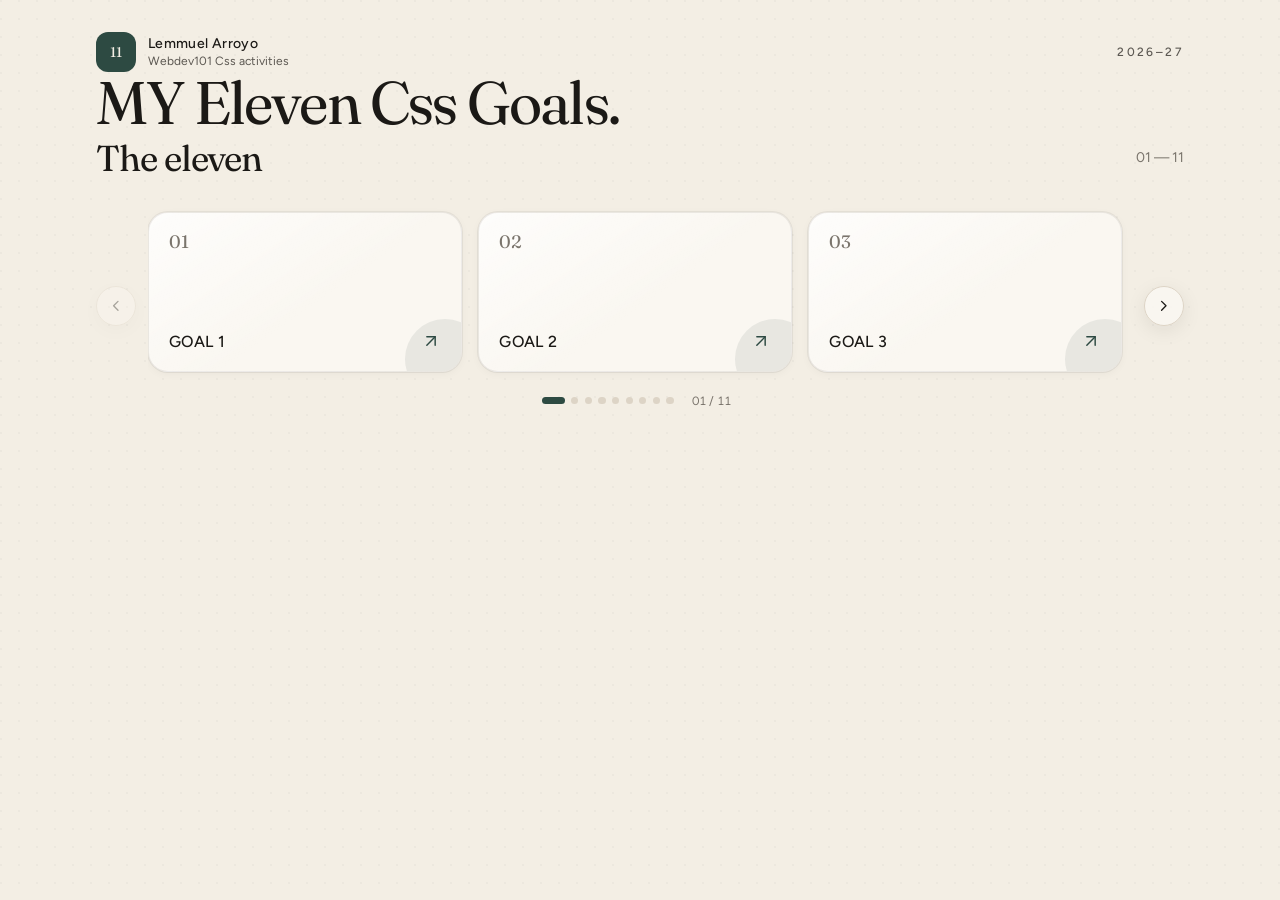
<file: index.html>
<!DOCTYPE html>
<html lang="en">
<head>
  <meta charset="utf-8" />
  <meta name="viewport" content="width=device-width, initial-scale=1" />
  <title>School Activities</title>
  <meta name="description" content="A quiet index of eleven school-activity goals for the year." />
  <meta name="theme-color" content="#f3eee4" />
  <link rel="preconnect" href="https://fonts.googleapis.com" />
  <link rel="preconnect" href="https://fonts.gstatic.com" crossorigin />
  <link href="https://fonts.googleapis.com/css2?family=Figtree:wght@400;500;600&family=Fraunces:ital,opsz,wght@0,9..144,400;0,9..144,500;0,9..144,600;1,9..144,400;1,9..144,520&display=swap" rel="stylesheet" />
  <style>
    :root {
      --bg: #f3eee4;
      --surface: #faf7f1;
      --ink: #1b1916;
      --muted: #5c5852;
      --subtle: #7a746c;
      --primary: #2d4a42;
      --primary-fg: #f3eee4;
      --line: #ddd4c6;
      --font-sans: "Figtree", ui-sans-serif, system-ui, sans-serif;
      --font-display: "Fraunces", "Iowan Old Style", Georgia, serif;
      --radius-md: 0.75rem;
      --radius-lg: 1.25rem;
      --radius-xl: 1.75rem;
      --text-display: clamp(2.5rem, 1.4rem + 3.2vw, 3.75rem);
      --text-title: clamp(1.75rem, 1.2rem + 1.4vw, 2.25rem);
      --tracking-display: -0.03em;
      --tracking-caps: 0.2em;
      --shadow-border: 0 0 0 1px rgba(27, 25, 22, 0.06), 0 1px 2px -1px rgba(27, 25, 22, 0.06), 0 2px 8px 0 rgba(27, 25, 22, 0.04);
      --shadow-border-hover: 0 0 0 1px rgba(27, 25, 22, 0.1), 0 8px 24px -12px rgba(27, 25, 22, 0.18);
    }

    * { box-sizing: border-box; }
    html {
      -webkit-font-smoothing: antialiased;
      -moz-osx-font-smoothing: grayscale;
    }
    html, body { min-height: 100%; margin: 0; }
    body {
      background: var(--bg);
      color: var(--ink);
      font-family: var(--font-sans);
      padding-bottom: env(safe-area-inset-bottom);
    }
    a { cursor: pointer; color: inherit; text-decoration: none; }
    h1, h2 { text-wrap: balance; }
    p { text-wrap: pretty; }
    img { max-width: 100%; display: block; }

    .page { position: relative; min-height: 100dvh; overflow-x: hidden; }
    .paper-grid {
      pointer-events: none;
      position: absolute;
      inset: 0;
      opacity: 0.3;
      background-image: radial-gradient(circle at 1px 1px, color-mix(in oklab, var(--ink) 10%, transparent) 1px, transparent 0);
      background-size: 18px 18px;
    }
    .wrap {
      position: relative;
      max-width: 72rem;
      margin: 0 auto;
      padding: 1.5rem 1.25rem;
      display: flex;
      flex-direction: column;
    }
    @media (min-width: 640px) {
      .wrap { padding: 2rem; }
    }

    .skip {
      position: absolute;
      left: -9999px;
      background: var(--ink);
      color: var(--surface);
      border-radius: 0.375rem;
      padding: 0.5rem 1rem;
      z-index: 50;
    }
    .skip:focus { left: 0.75rem; top: 0.75rem; }

    header {
      display: flex;
      align-items: center;
      justify-content: space-between;
      gap: 1rem;
    }
    .brand { display: flex; align-items: center; gap: 0.75rem; }
    .mark {
      width: 2.5rem; height: 2.5rem;
      display: grid; place-items: center;
      background: var(--primary); color: var(--primary-fg);
      border-radius: var(--radius-md);
      font-family: var(--font-display);
      font-size: 0.875rem; line-height: 1;
    }
    .brand-name { font-size: 0.875rem; font-weight: 500; letter-spacing: 0.025em; line-height: 1.2; margin: 0; }
    .brand-sub { font-size: 0.75rem; color: var(--muted); margin: 0.1rem 0 0; }
    .year {
      font-size: 0.75rem; font-weight: 500; color: var(--muted);
      letter-spacing: var(--tracking-caps); text-transform: uppercase;
    }

    .hero {
      display: grid; align-items: center; gap: 2rem;
      padding: 2.5rem 0;
    }
    @media (min-width: 1024px) {
      .hero { grid-template-columns: 1fr 1fr; gap: 3.5rem; padding: 3rem 0; }
    }
    .kicker {
      font-size: 0.75rem; font-weight: 500; color: var(--muted);
      letter-spacing: var(--tracking-caps); text-transform: uppercase;
      margin: 0 0 1rem;
    }
    h1 {
      font-family: var(--font-display);
      font-size: var(--text-display);
      letter-spacing: var(--tracking-display);
      line-height: 1; font-weight: 400; margin: 0;
    }
    h1 em {
      display: block; margin-top: 0.5rem;
      font-style: italic; color: var(--primary); font-weight: 400;
    }
    .lead {
      margin: 1.25rem 0 0; max-width: 28rem;
      color: var(--muted); font-size: 1rem; line-height: 1.6;
    }
    @media (min-width: 640px) { .lead { font-size: 1.125rem; } }

    figure {
      margin: 0; background: var(--surface);
      border-radius: var(--radius-xl); padding: 0.5rem;
      box-shadow: var(--shadow-border);
    }
    figure img {
      width: 100%; aspect-ratio: 16 / 9; object-fit: cover;
      border-radius: var(--radius-lg);
    }

    #goals { padding-bottom: 3rem; }
    .index-head {
      display: flex; align-items: flex-end; justify-content: space-between;
      gap: 1rem; margin-bottom: 1.25rem;
    }
    .index-head .kicker { margin-bottom: 0.25rem; }
    h2 {
      font-family: var(--font-display);
      font-size: var(--text-title);
      letter-spacing: var(--tracking-display);
      font-weight: 400; margin: 0;
    }
    .range { display: none; font-size: 0.875rem; color: var(--subtle); }
    @media (min-width: 640px) { .range { display: block; } }

    .goal-grid {
      list-style: none; margin: 0; padding: 0;
      display: grid; grid-template-columns: 1fr; gap: 0.75rem;
    }
    @media (min-width: 640px) { .goal-grid { grid-template-columns: 1fr 1fr; } }
    @media (min-width: 1024px) { .goal-grid { grid-template-columns: 1fr 1fr 1fr; } }

    .goal-card {
      min-height: 6rem; display: flex; flex-direction: column; justify-content: space-between;
      background: var(--surface); border-radius: var(--radius-lg); padding: 1rem;
      box-shadow: var(--shadow-border);
      transition: box-shadow 150ms ease-out, transform 150ms ease-out;
    }
    .goal-card:hover { box-shadow: var(--shadow-border-hover); }
    .goal-card:active { transform: scale(0.98); }
    .goal-card:focus-visible { outline: 2px solid var(--primary); outline-offset: 2px; }
    .goal-num {
      font-family: var(--font-display); font-size: 1.125rem; line-height: 1;
      color: var(--subtle); font-variant-numeric: tabular-nums;
    }
    .goal-foot {
      margin-top: 1.5rem; display: flex; align-items: center; justify-content: space-between; gap: 0.75rem;
    }
    .goal-label { font-size: 1rem; font-weight: 500; letter-spacing: 0.025em; }
    .goal-arrow {
      width: 1.25rem; height: 1.25rem; color: var(--primary);
      transition: transform 150ms ease-out;
    }
    .goal-card:hover .goal-arrow { transform: translate(2px, -2px); }

    footer {
      display: flex; flex-direction: column; gap: 0.5rem;
      border-top: 1px solid var(--line); padding: 2rem 0;
    }
    footer p { margin: 0; font-size: 0.875rem; line-height: 1.6; }
    .colophon { color: var(--muted); }
    .note { color: var(--subtle); max-width: 28rem; }
    @media (min-width: 640px) {
      footer { flex-direction: row; align-items: center; justify-content: space-between; }
      .note { text-align: right; }
    }


    /* Carousel */
    .carousel-shell {
      position: relative;
      margin-top: 1.5rem;
      padding: 0 3.25rem;
    }

    .goal-grid {
      display: flex;
      gap: 1rem;
      overflow-x: auto;
      scroll-snap-type: x mandatory;
      scroll-behavior: smooth;
      scrollbar-width: none;
      padding: 0.5rem 0.25rem 1rem;
      overscroll-behavior-x: contain;
    }

    .goal-grid::-webkit-scrollbar { display: none; }

    .goal-row {
      flex: 0 0 calc(100% - 0.25rem);
      scroll-snap-align: start;
      min-width: 0;
    }

    @media (min-width: 640px) {
      .goal-row { flex-basis: calc(50% - 0.5rem); }
    }

    @media (min-width: 1024px) {
      .goal-row { flex-basis: calc(33.333% - 0.7rem); }
    }

    .goal-card {
      min-height: 10rem;
      position: relative;
      overflow: hidden;
      background:
        linear-gradient(145deg, rgba(255,255,255,.75), transparent 55%),
        var(--surface);
      border: 1px solid rgba(27,25,22,.07);
      border-radius: var(--radius-lg);
      padding: 1.25rem;
      box-shadow: var(--shadow-border);
      transition: transform 180ms ease, box-shadow 180ms ease, border-color 180ms ease;
    }

    .goal-card::after {
      content: "";
      position: absolute;
      width: 5rem;
      height: 5rem;
      right: -1.5rem;
      bottom: -1.75rem;
      border-radius: 50%;
      background: color-mix(in srgb, var(--primary) 9%, transparent);
      transition: transform 220ms ease;
    }

    .goal-card:hover {
      transform: translateY(-4px);
      border-color: color-mix(in srgb, var(--primary) 25%, transparent);
      box-shadow: var(--shadow-border-hover);
    }

    .goal-card:hover::after { transform: scale(1.35); }

    .carousel-button {
      position: absolute;
      top: 50%;
      z-index: 3;
      width: 2.5rem;
      height: 2.5rem;
      transform: translateY(-50%);
      display: grid;
      place-items: center;
      border: 1px solid var(--line);
      border-radius: 50%;
      background: rgba(250,247,241,.92);
      color: var(--ink);
      box-shadow: 0 5px 20px rgba(27,25,22,.08);
      cursor: pointer;
      transition: transform 160ms ease, background 160ms ease, color 160ms ease;
    }

    .carousel-button:hover {
      background: var(--primary);
      color: var(--primary-fg);
      transform: translateY(-50%) scale(1.06);
    }

    .carousel-button:disabled {
      opacity: .35;
      cursor: not-allowed;
    }

    .carousel-button.prev { left: 0; }
    .carousel-button.next { right: 0; }

    .carousel-button svg {
      width: 1.1rem;
      height: 1.1rem;
    }

    .carousel-controls {
      display: flex;
      align-items: center;
      justify-content: center;
      gap: .75rem;
      margin-top: .35rem;
    }

    .carousel-dots {
      display: flex;
      align-items: center;
      gap: .4rem;
    }

    .carousel-dot {
      width: .45rem;
      height: .45rem;
      padding: 0;
      border: 0;
      border-radius: 999px;
      background: var(--line);
      cursor: pointer;
      transition: width 180ms ease, background 180ms ease;
    }

    .carousel-dot.active {
      width: 1.4rem;
      background: var(--primary);
    }

    .carousel-count {
      color: var(--subtle);
      font-size: .75rem;
      font-variant-numeric: tabular-nums;
      min-width: 3.25rem;
      text-align: center;
    }

    @media (max-width: 639px) {
      .carousel-shell { padding: 0 2.5rem; }
      .carousel-button { width: 2.15rem; height: 2.15rem; }
      .goal-card { min-height: 9rem; }
    }

    @media (prefers-reduced-motion: reduce) {
      .goal-grid { scroll-behavior: auto; }
      .goal-card, .carousel-button, .carousel-dot { transition: none; }
    }

    @keyframes rise-in {
      from { opacity: 0; transform: translateY(12px); filter: blur(4px); }
      to { opacity: 1; transform: translateY(0); filter: blur(0); }
    }
    .rise-in { animation: rise-in 500ms cubic-bezier(0.22, 1, 0.36, 1) both; }
    .rise-copy { animation-delay: 60ms; }
    .rise-figure { animation-delay: 140ms; }
    .rise-index { animation-delay: 180ms; }
    .goal-row { animation: rise-in 500ms cubic-bezier(0.22, 1, 0.36, 1) both; }
    .goal-row:nth-child(1) { animation-delay: 80ms; }
    .goal-row:nth-child(2) { animation-delay: 120ms; }
    .goal-row:nth-child(3) { animation-delay: 160ms; }
    .goal-row:nth-child(4) { animation-delay: 200ms; }
    .goal-row:nth-child(5) { animation-delay: 240ms; }
    .goal-row:nth-child(6) { animation-delay: 280ms; }
    .goal-row:nth-child(7) { animation-delay: 320ms; }
    .goal-row:nth-child(8) { animation-delay: 360ms; }
    .goal-row:nth-child(9) { animation-delay: 400ms; }
    .goal-row:nth-child(10) { animation-delay: 440ms; }
    .goal-row:nth-child(11) { animation-delay: 480ms; }
    @media (prefers-reduced-motion: reduce) {
      .rise-in, .goal-row { animation: none; }
    }
  </style>
</head>
<body>
  <div class="page">
    <div class="paper-grid" aria-hidden="true"></div>
    <a class="skip" href="#goals">Skip to goals</a>
    <div class="wrap">
      <header class="rise-in">
        <div class="brand">
          <span class="mark">11</span>
          <div>
            <p class="brand-name">Lemmuel Arroyo</p>
            <p class="brand-sub">Webdev101 Css activities</p>
          </div>
        </div>
        <p class="year">2026–27</p>
      </header>

      <main>
       <h1>MY Eleven Css Goals.</h1>
        <section id="goals">
          <div class="index-head rise-in rise-index">
            <div>
              <p class="kicker"></p>
              <h2>The eleven</h2>
            </div>
            <p class="range">01 — 11</p>
          </div>
          <div class="carousel-shell" aria-label="Goals carousel">
            <button class="carousel-button prev" type="button" aria-label="Previous goals">
              <svg viewBox="0 0 24 24" fill="none" stroke="currentColor" stroke-width="1.8" stroke-linecap="round" stroke-linejoin="round" aria-hidden="true">
                <path d="m15 18-6-6 6-6"/>
              </svg>
            </button>
            <ul class="goal-grid">
          <li class="goal-row">
            <a href="goal1.html" class="goal-card">
              <span class="goal-num">01</span>
              <span class="goal-foot">
                <span class="goal-label">GOAL 1</span>
                <svg class="goal-arrow" viewBox="0 0 24 24" fill="none" stroke="currentColor" stroke-width="1.75" stroke-linecap="round" stroke-linejoin="round" aria-hidden="true"><path d="M7 17 17 7"/><path d="M7 7h10v10"/></svg>
              </span>
            </a>
          </li>
          <li class="goal-row">
            <a href="goal2.html" class="goal-card">
              <span class="goal-num">02</span>
              <span class="goal-foot">
                <span class="goal-label">GOAL 2</span>
                <svg class="goal-arrow" viewBox="0 0 24 24" fill="none" stroke="currentColor" stroke-width="1.75" stroke-linecap="round" stroke-linejoin="round" aria-hidden="true"><path d="M7 17 17 7"/><path d="M7 7h10v10"/></svg>
              </span>
            </a>
          </li>
          <li class="goal-row">
            <a href="Goal3.html" class="goal-card">
              <span class="goal-num">03</span>
              <span class="goal-foot">
                <span class="goal-label">GOAL 3</span>
                <svg class="goal-arrow" viewBox="0 0 24 24" fill="none" stroke="currentColor" stroke-width="1.75" stroke-linecap="round" stroke-linejoin="round" aria-hidden="true"><path d="M7 17 17 7"/><path d="M7 7h10v10"/></svg>
              </span>
            </a>
          </li>
          <li class="goal-row">
            <a href="goal_4.html" class="goal-card">
              <span class="goal-num">04</span>
              <span class="goal-foot">
                <span class="goal-label">GOAL 4</span>
                <svg class="goal-arrow" viewBox="0 0 24 24" fill="none" stroke="currentColor" stroke-width="1.75" stroke-linecap="round" stroke-linejoin="round" aria-hidden="true"><path d="M7 17 17 7"/><path d="M7 7h10v10"/></svg>
              </span>
            </a>
          </li>
          <li class="goal-row">
            <a href="Goal_5.html" class="goal-card">
              <span class="goal-num">05</span>
              <span class="goal-foot">
                <span class="goal-label">GOAL 5</span>
                <svg class="goal-arrow" viewBox="0 0 24 24" fill="none" stroke="currentColor" stroke-width="1.75" stroke-linecap="round" stroke-linejoin="round" aria-hidden="true"><path d="M7 17 17 7"/><path d="M7 7h10v10"/></svg>
              </span>
            </a>
          </li>
          <li class="goal-row">
            <a href="Goal_6.html" class="goal-card">
              <span class="goal-num">06</span>
              <span class="goal-foot">
                <span class="goal-label">GOAL 6</span>
                <svg class="goal-arrow" viewBox="0 0 24 24" fill="none" stroke="currentColor" stroke-width="1.75" stroke-linecap="round" stroke-linejoin="round" aria-hidden="true"><path d="M7 17 17 7"/><path d="M7 7h10v10"/></svg>
              </span>
            </a>
          </li>
          <li class="goal-row">
            <a href="goal7.html" class="goal-card">
              <span class="goal-num">07</span>
              <span class="goal-foot">
                <span class="goal-label">GOAL 7</span>
                <svg class="goal-arrow" viewBox="0 0 24 24" fill="none" stroke="currentColor" stroke-width="1.75" stroke-linecap="round" stroke-linejoin="round" aria-hidden="true"><path d="M7 17 17 7"/><path d="M7 7h10v10"/></svg>
              </span>
            </a>
          </li>
          <li class="goal-row">
            <a href="Goal_8.html" class="goal-card">
              <span class="goal-num">08</span>
              <span class="goal-foot">
                <span class="goal-label">GOAL 8</span>
                <svg class="goal-arrow" viewBox="0 0 24 24" fill="none" stroke="currentColor" stroke-width="1.75" stroke-linecap="round" stroke-linejoin="round" aria-hidden="true"><path d="M7 17 17 7"/><path d="M7 7h10v10"/></svg>
              </span>
            </a>
          </li>
          <li class="goal-row">
            <a href="Goal_9.html" class="goal-card">
              <span class="goal-num">09</span>
              <span class="goal-foot">
                <span class="goal-label">GOAL 9</span>
                <svg class="goal-arrow" viewBox="0 0 24 24" fill="none" stroke="currentColor" stroke-width="1.75" stroke-linecap="round" stroke-linejoin="round" aria-hidden="true"><path d="M7 17 17 7"/><path d="M7 7h10v10"/></svg>
              </span>
            </a>
          </li>
          <li class="goal-row">
            <a href="Goal_10.html" class="goal-card">
              <span class="goal-num">10</span>
              <span class="goal-foot">
                <span class="goal-label">GOAL 10</span>
                <svg class="goal-arrow" viewBox="0 0 24 24" fill="none" stroke="currentColor" stroke-width="1.75" stroke-linecap="round" stroke-linejoin="round" aria-hidden="true"><path d="M7 17 17 7"/><path d="M7 7h10v10"/></svg>
              </span>
            </a>
          </li>
          <li class="goal-row">
            <a href="goal_11.html" class="goal-card">
              <span class="goal-num">11</span>
              <span class="goal-foot">
                <span class="goal-label">GOAL 11</span>
                <svg class="goal-arrow" viewBox="0 0 24 24" fill="none" stroke="currentColor" stroke-width="1.75" stroke-linecap="round" stroke-linejoin="round" aria-hidden="true"><path d="M7 17 17 7"/><path d="M7 7h10v10"/></svg>
              </span>
            </a>
          </li>
            </ul>
            <button class="carousel-button next" type="button" aria-label="Next goals">
              <svg viewBox="0 0 24 24" fill="none" stroke="currentColor" stroke-width="1.8" stroke-linecap="round" stroke-linejoin="round" aria-hidden="true">
                <path d="m9 18 6-6-6-6"/>
              </svg>
            </button>
            <div class="carousel-controls">
              <div class="carousel-dots" aria-label="Choose goal group"></div>
              <span class="carousel-count" aria-live="polite">01 / 11</span>
            </div>
          </div>
        </section>
      </main>

    </div>
  </div>
  <script>
    document.querySelectorAll(".goal-card").forEach(function (link) {
      link.addEventListener("click", function (event) {
        var href = link.getAttribute("href");
        if (!href) event.preventDefault();
      });
    });

    // Lightweight, dependency-free carousel
    (function () {
      var track = document.querySelector(".goal-grid");
      var cards = Array.from(document.querySelectorAll(".goal-row"));
      var prev = document.querySelector(".carousel-button.prev");
      var next = document.querySelector(".carousel-button.next");
      var dotsWrap = document.querySelector(".carousel-dots");
      var count = document.querySelector(".carousel-count");

      if (!track || !cards.length) return;

      function visibleCards() {
        if (window.innerWidth >= 1024) return 3;
        if (window.innerWidth >= 640) return 2;
        return 1;
      }

      function step() {
        var card = cards[0];
        if (!card) return 0;
        var gap = parseFloat(getComputedStyle(track).gap) || 0;
        return card.getBoundingClientRect().width + gap;
      }

      function maxIndex() {
        return Math.max(0, cards.length - visibleCards());
      }

      function currentIndex() {
        return Math.min(maxIndex(), Math.max(0, Math.round(track.scrollLeft / step())));
      }

      function update() {
        var index = currentIndex();
        prev.disabled = index <= 0;
        next.disabled = index >= maxIndex();

        count.textContent =
          String(index + 1).padStart(2, "0") + " / " +
          String(cards.length).padStart(2, "0");

        Array.from(dotsWrap.children).forEach(function (dot, i) {
          dot.classList.toggle("active", i === index);
          dot.setAttribute("aria-current", i === index ? "true" : "false");
        });
      }

      function buildDots() {
        dotsWrap.innerHTML = "";
        var total = maxIndex() + 1;

        for (var i = 0; i < total; i++) {
          var dot = document.createElement("button");
          dot.type = "button";
          dot.className = "carousel-dot";
          dot.setAttribute("aria-label", "Go to goal " + (i + 1));
          dot.addEventListener("click", function () {
            var target = Number(this.dataset.index);
            track.scrollTo({ left: target * step(), behavior: "smooth" });
          });
          dot.dataset.index = i;
          dotsWrap.appendChild(dot);
        }
      }

      prev.addEventListener("click", function () {
        track.scrollBy({ left: -step(), behavior: "smooth" });
      });

      next.addEventListener("click", function () {
        track.scrollBy({ left: step(), behavior: "smooth" });
      });

      track.addEventListener("scroll", update, { passive: true });

      window.addEventListener("resize", function () {
        buildDots();
        update();
      });

      buildDots();
      update();
    })();
  </script>
</body>
</html>
</file>
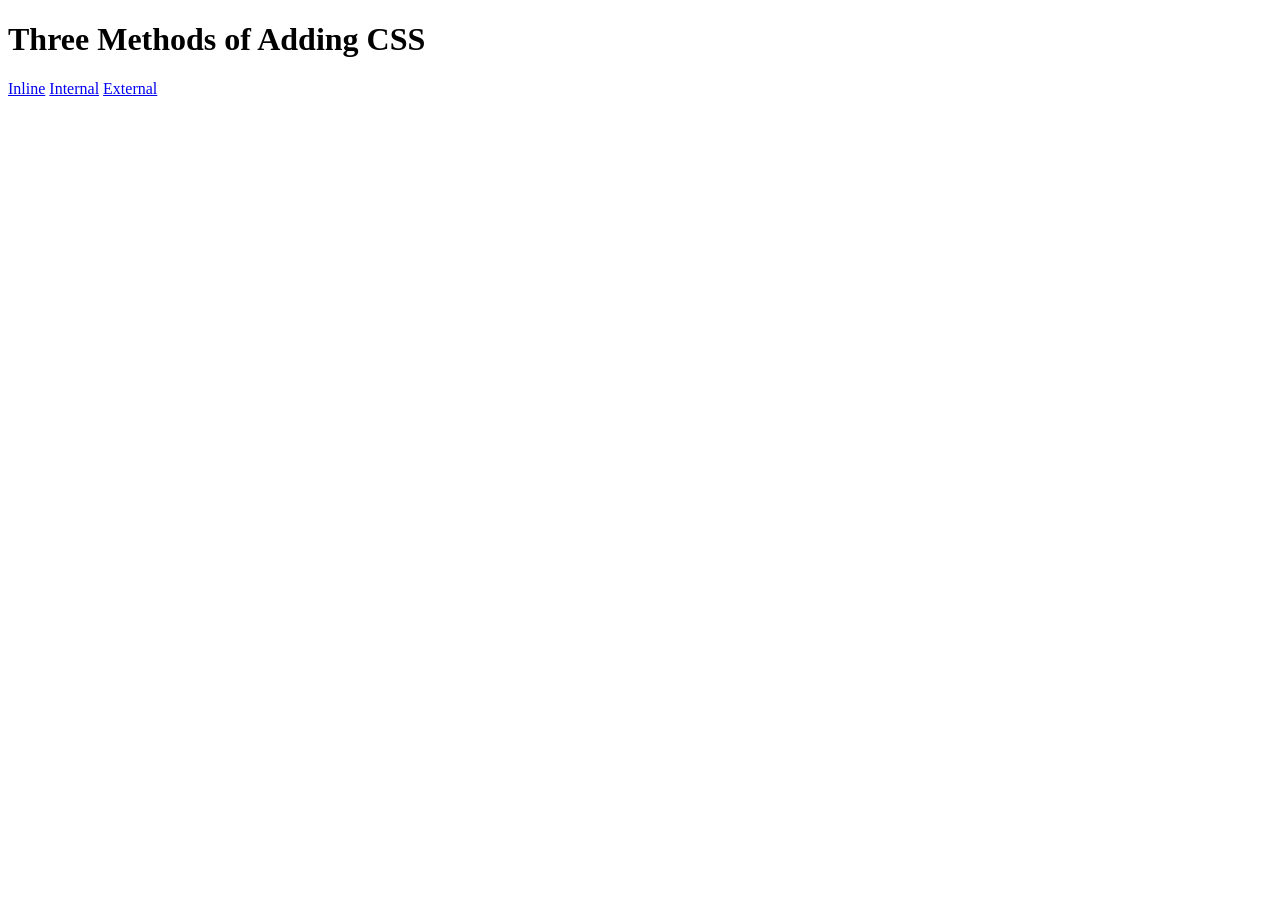
<file: goal1.html>
<!DOCTYPE html>
<html lang="en">
<head>
    <meta charset="UTF-8">
    <meta name="viewport" content="width=device-width, initial-scale=1.0">
    <title>Document</title>
</head>
<body>
    <h1>Three Methods of Adding CSS</h1>
    <nav>
        <a href="Inline.html">Inline</a>
        <a href="Internal.html">Internal</a>
        <a href="External.html">External</a>
      
    </nav>
    

</body>
</html>
</file>
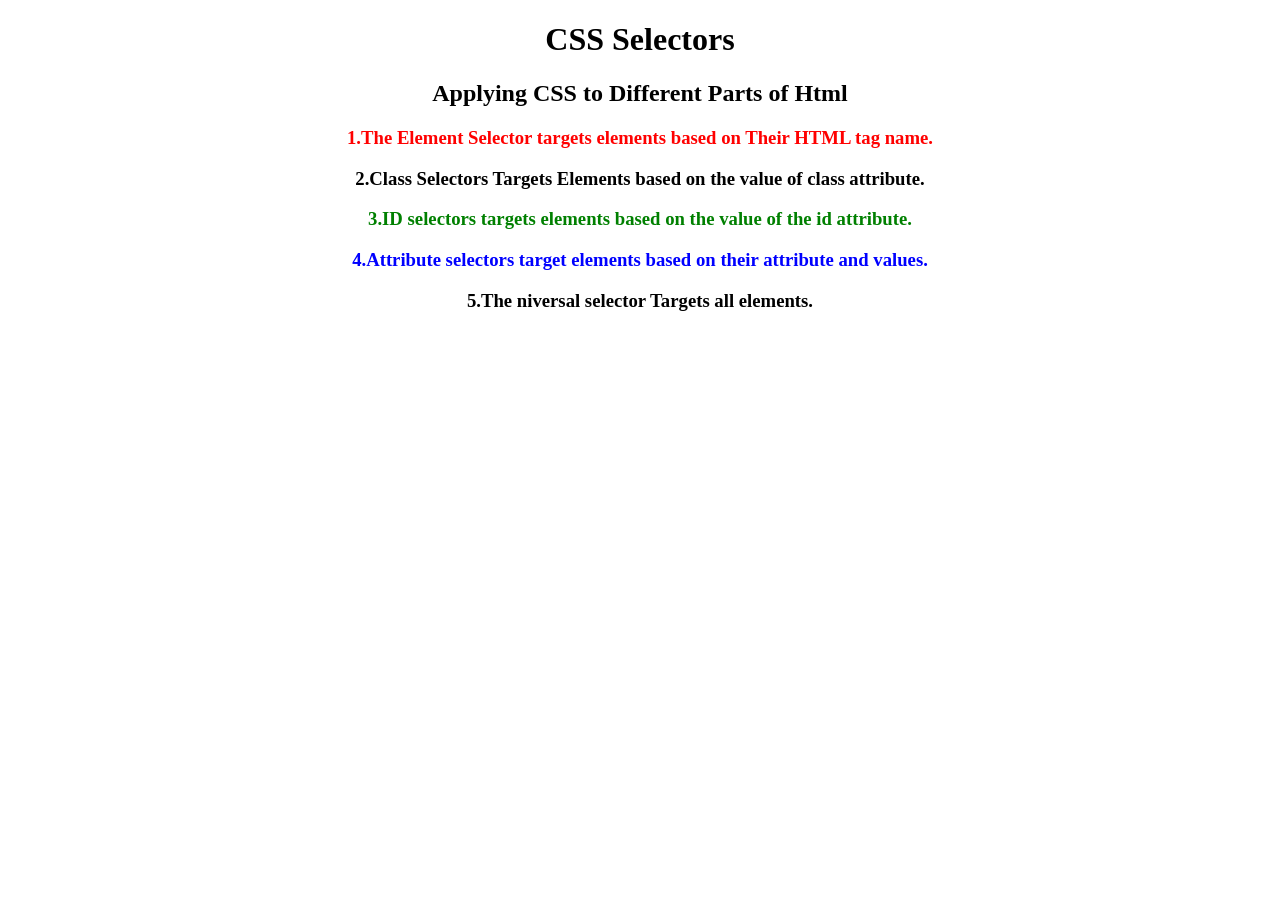
<file: goal2.html>
<!DOCTYPE html>
<html lang="en">
<head>
    <meta charset="UTF-8">
    <meta name="viewport" content="width=device-width, initial-scale=1.0">
    <title>Goal_2</title>
    <style>
         h1,h2,h3{
        text-align:center;
    }
    h3{
        color:red;
    }

    </style>
</head>
<body>
    <h1> CSS Selectors</h1>
    <h2>Applying CSS to Different Parts of Html </h2>
    <h3>1.The Element Selector targets elements based on Their HTML tag name.</h3>
    <h3 style="color: black;">2.Class Selectors Targets Elements based on the value of class attribute.</h3>
    <h3 style="color: green;">3.ID selectors targets elements based on the value of the id attribute.</h3>
    <h3 style="color: blue;"> 4.Attribute selectors target elements based on their attribute and values.</h3>
    <h3 style="color: black;"> 5.The niversal selector Targets all elements.</h3>

 

</body>
</html>
</file>
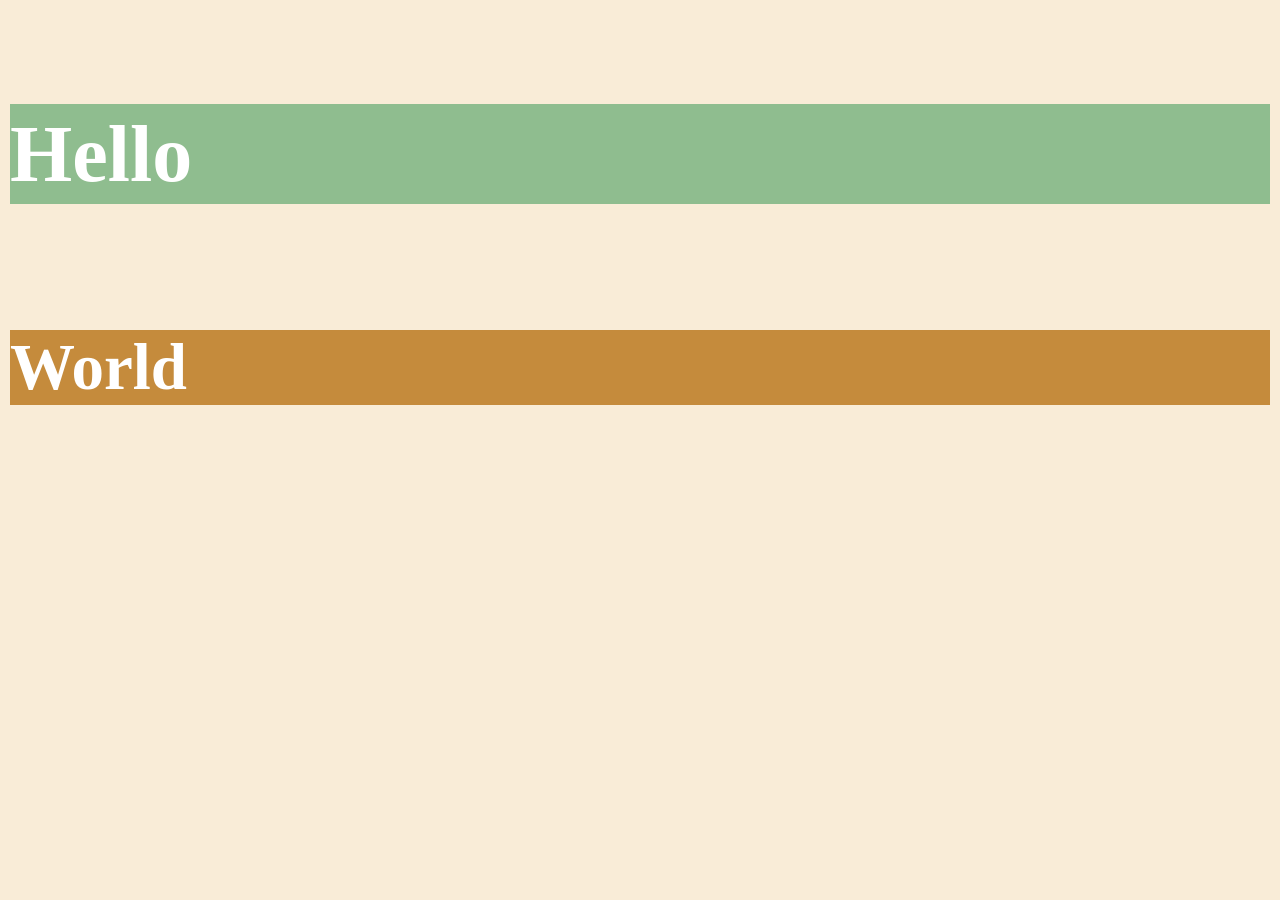
<file: Goal3.html>
<!DOCTYPE html>
<html lang="en">
<head>
    <meta charset="UTF-8">
    <meta name="viewport" content="width=device-width, initial-scale=1.0">
    <title>Document</title>

<STYLE>
 body {
            background-color: #f9ecd7;
            margin: 0;
            padding: 50px 10px;
        }
    h1{
            background-color: #8fbd8f;
            color: white;
            height: 100px;
            font-size: 80px;
            font-weight: bold;
            line-height: 100px;
        }

    h2 {
            background-color: #c58b3c;
            color: white;
            height: 75px;
            margin-top: 55px;
            font-size: 65px;
            font-family: Georgia, serif;
            font-weight: bold;
            line-height: 75px;
        }

</STYLE>
</head>
<body>
    <H1>Hello</H1> <br>

    <h2>World</h2>
</body>
</html>
</file>
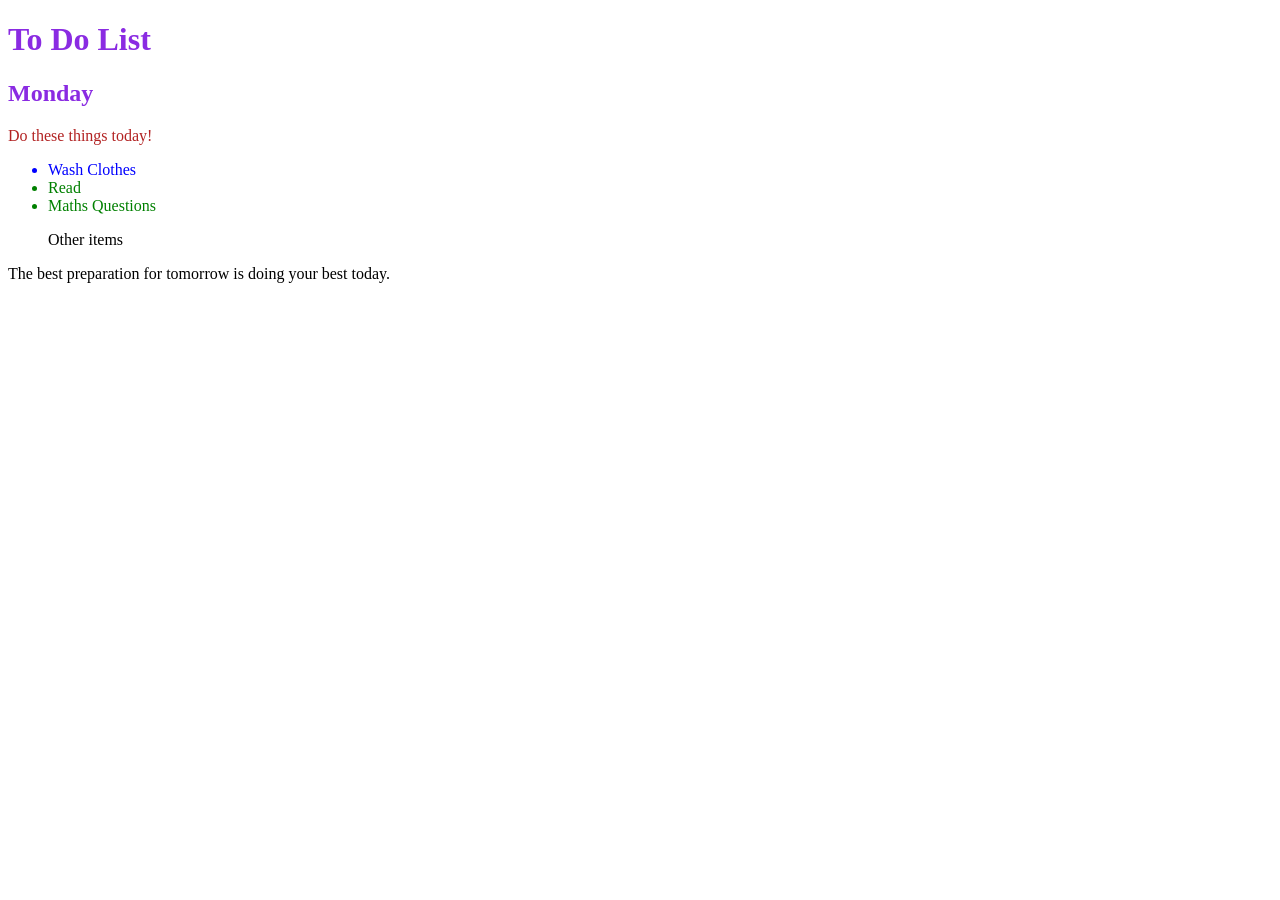
<file: goal7.html>
<!DOCTYPE html>
<html lang="en">

<head>
  <meta charset="UTF-8">
  <title>Combining CSS Selectors</title>
  <link rel="stylesheet" href="Css_goal7.css">
</head>

<!-- Don't change any of the HTML code! -->

<body>  
  <h1>To Do List</h1>
  <h2>Monday</h2>
  <div class="box">
    <p class="done">Do these things today!</p>
    <ul class="list">
      <li>Wash Clothes</li>
      <li class="done">Read</li>
      <li class="done">Maths Questions</li>
    </ul>
  </div>

  <ul>
    <p class="done">Other items</p>
  </ul>
  <p>The best preparation for tomorrow is doing your best today.</p>

</body>

</html>
</file>
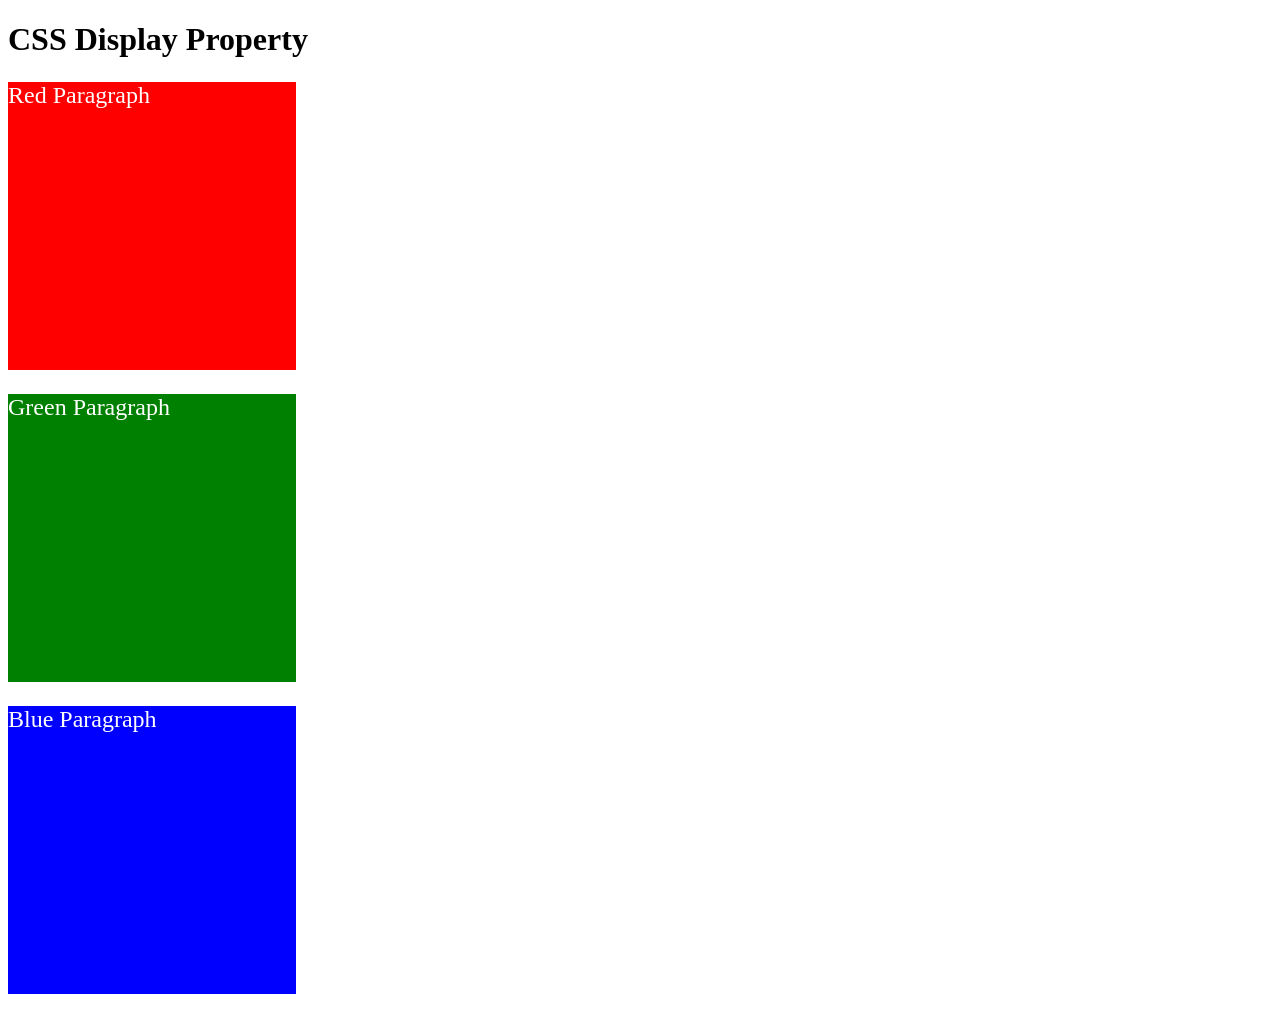
<file: Goal_10.html>
<!DOCTYPE html>
<html lang="en">
<head>
  <meta charset="UTF-8">
  <title>Goal_10</title>
  <link rel="stylesheet" href="css_goal10.css">
</head>
<body>
  <h1>CSS Display Property</h1>

  <p class="red">Red Paragraph</p>
  <p class="green">Green Paragraph</p>
  <p class="blue">Blue Paragraph</p>
</body>
</html>
</file>
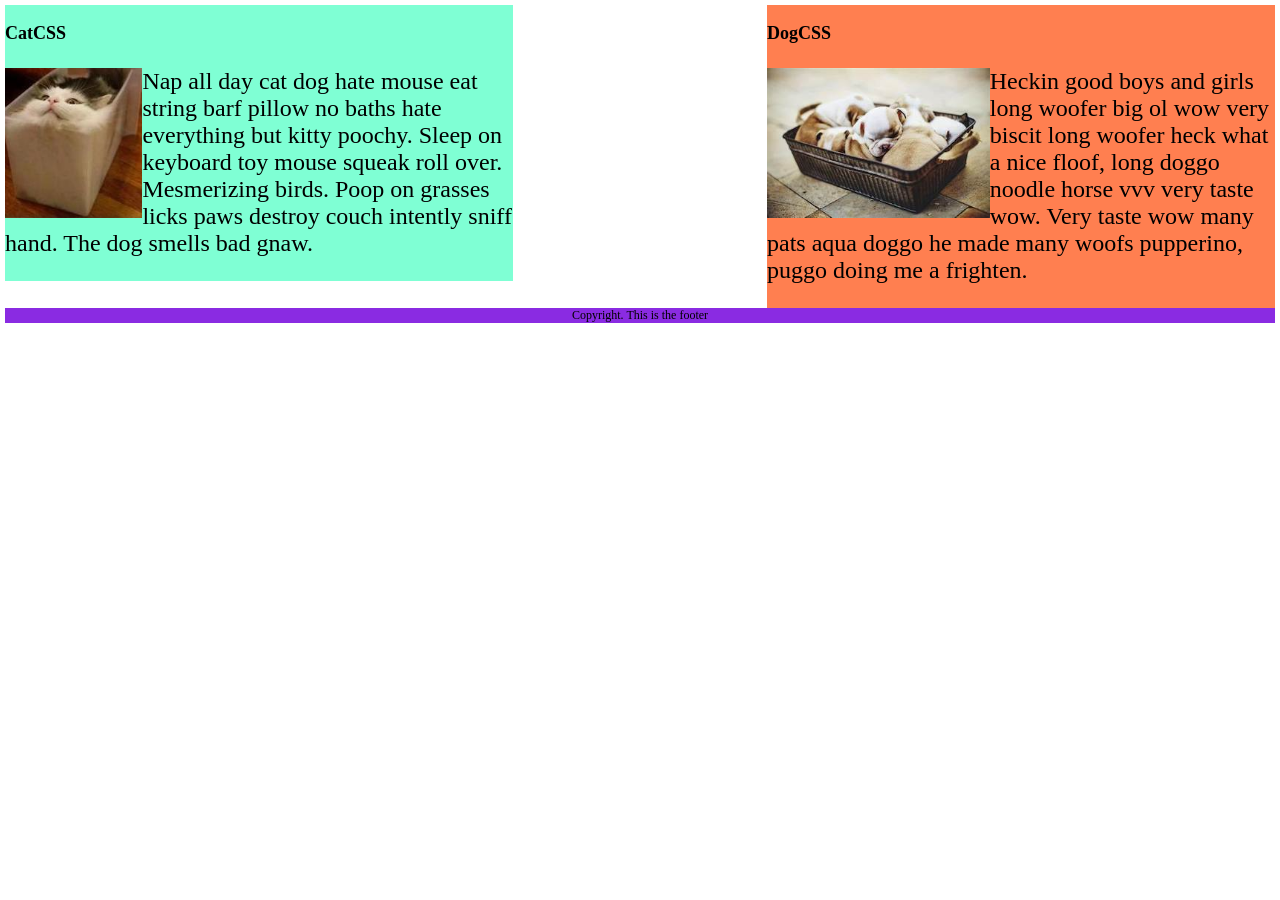
<file: goal_11.html>
<!DOCTYPE html>
<html lang="en">
<head>
  <meta charset="UTF-8">
  <title>Goal_11</title>
  <link rel="stylesheet" href="csGoal_11.css">
</head>
<body>
  <div class="cat">
    <h3>CatCSS</h3>
    <p>
      <img src="cat.jpeg" alt="Cat in a box">
      Nap all day cat dog hate mouse eat string barf pillow no baths hate everything but kitty poochy. Sleep on keyboard toy mouse squeak roll over. Mesmerizing birds. Poop on grasses licks paws destroy couch intently sniff hand. The dog smells bad gnaw.
    </p>
  </div>

  <div class="dog">
    <h3>DogCSS</h3>
    <p>
      <img src="dog.jpeg" alt="Puppies in a basket">
      Heckin good boys and girls long woofer big ol wow very biscit long woofer heck what a nice floof, long doggo noodle horse vvv very taste wow. Very taste wow many pats aqua doggo he made many woofs pupperino, puggo doing me a frighten.
    </p>
  </div>

  <footer>Copyright. This is the footer</footer>
</body>
</html>
</file>
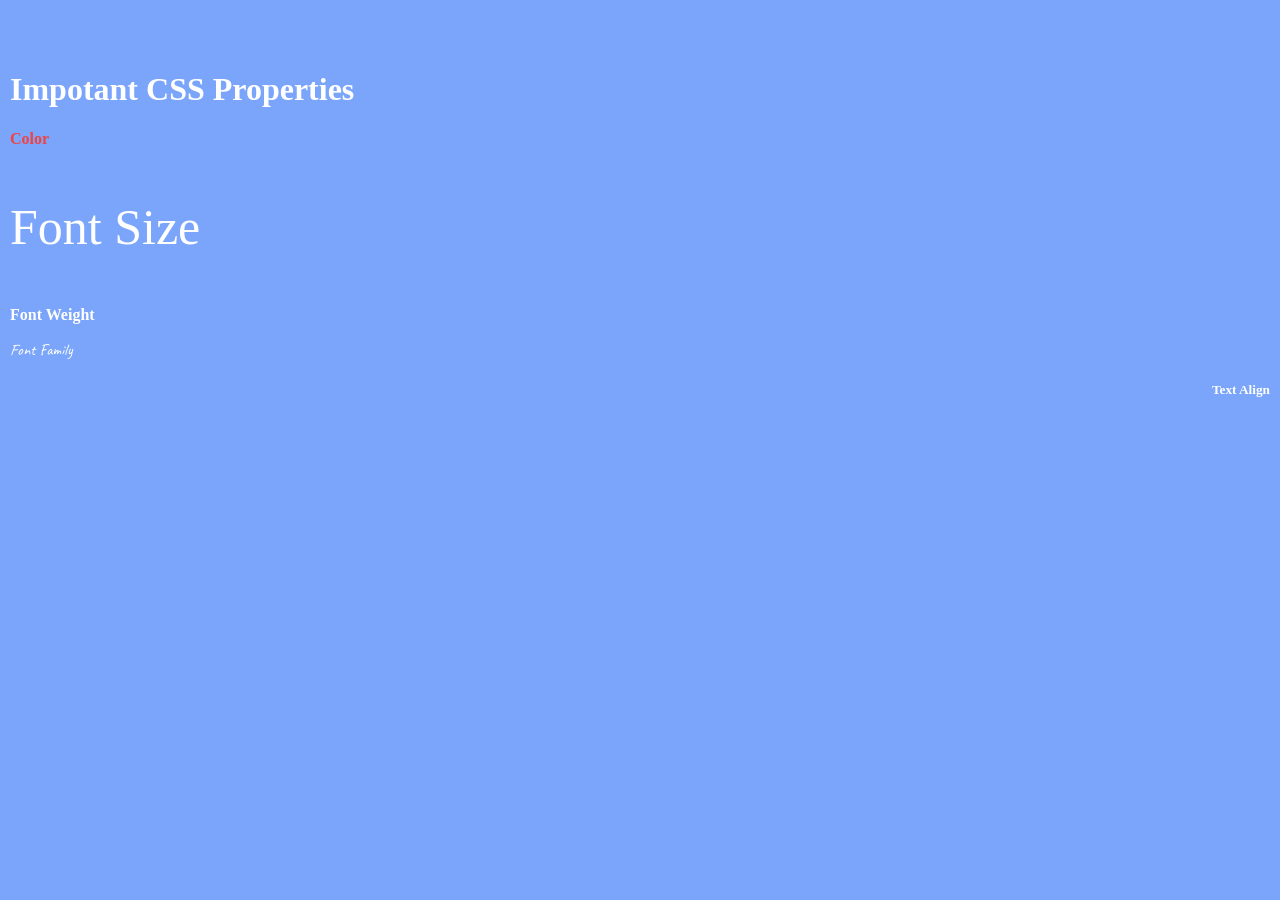
<file: goal_4.html>
<!DOCTYPE html>
<html lang="en">
<head>
    <meta charset="UTF-8">
    <meta name="viewport" content="width=device-width, initial-scale=1.0">
    <title>Goal_4</title>
    <head>
    <link href="https://fonts.googleapis.com/css2?family=Caveat&display=swap" rel="stylesheet">
</head>
    <style>

        body {
            background-color: #7aa5fa;
            margin: 0;
            padding: 50px 10px;
        }
        h1{
            color: white;
        }
        h4{
            color:rgb(240, 66, 66);
        }
       h5{
        text-align: right;
        color:white;
       }
    </style>
</head>
<body>
    
    <h1> 
        Impotant CSS Properties
    </h1>

    <h4>
        Color
    </h4>
    <P style="font-size: 50px; color:white;" >Font Size</P>
    
    <p style="font-weight: bold; color: white;">Font Weight</p>
    <p style="font-family: Caveat; color:white; font-size: 16px;">Font Family</p>

    <h5>Text Align</h6>
    
</body>
</html>
</file>
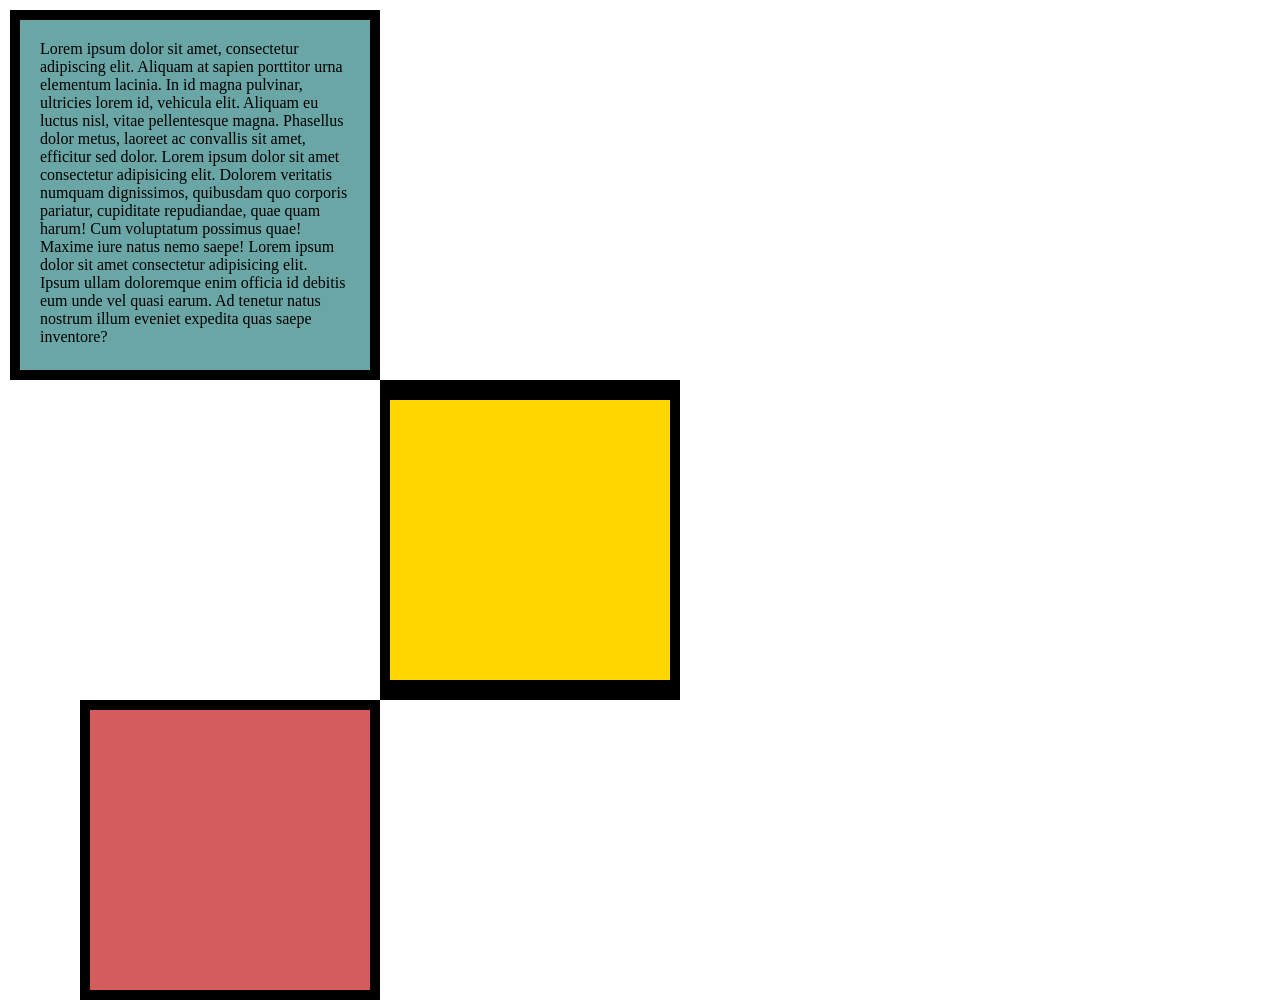
<file: Goal_5.html>
<!DOCTYPE html>
<html lang="en">
<head>
    <meta charset="UTF-8">
    <meta name="viewport" content="width=device-width, initial-scale=1.0">
    <title>Goal_5</title>
    <link rel="stylesheet" href="style_g5.css">
</head>

<body>
    <div class="box1">
        Lorem ipsum dolor sit amet, consectetur adipiscing elit.
        Aliquam at sapien porttitor urna elementum lacinia.
        In id magna pulvinar, ultricies lorem id, vehicula elit.
        Aliquam eu luctus nisl, vitae pellentesque magna.
        Phasellus dolor metus, laoreet ac convallis sit amet,
        efficitur sed dolor.
        Lorem ipsum dolor sit amet consectetur adipisicing elit. 
        Dolorem veritatis numquam dignissimos, quibusdam quo corporis
        pariatur, cupiditate repudiandae, quae quam harum! Cum voluptatum
        possimus quae! Maxime iure natus nemo saepe!
        Lorem ipsum dolor sit amet consectetur adipisicing elit.
        Ipsum ullam doloremque enim officia id debitis eum unde
        vel quasi earum. Ad tenetur natus nostrum illum eveniet
        expedita quas saepe inventore?

    </div>

    <div class="box2"></div>

    <div class="box3"></div>
</body>
</html>
</file>
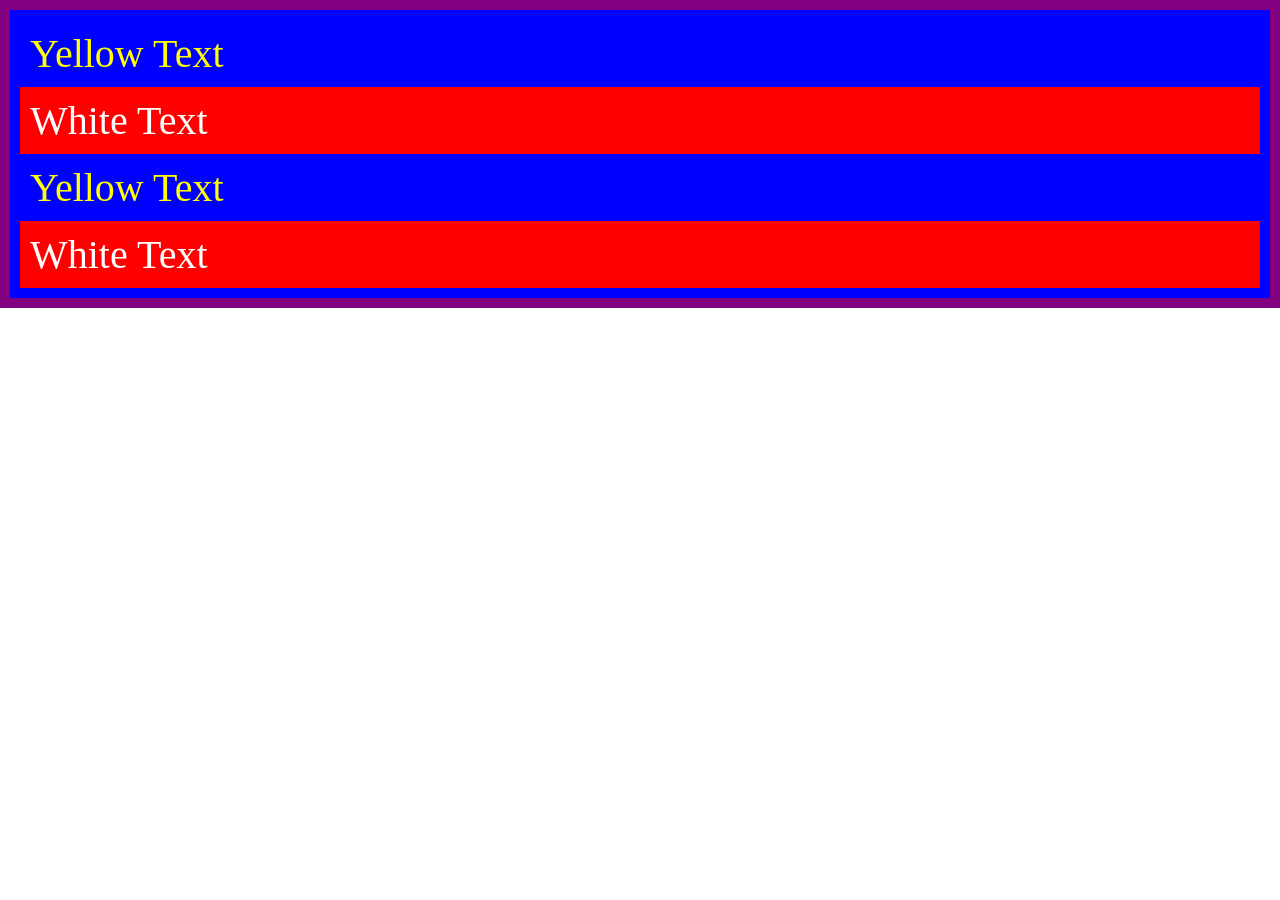
<file: Goal_6.html>
<!DOCTYPE html>
<html lang="en">
<head>
    <meta charset="UTF-8">
    <meta name="viewport" content="width=device-width, initial-scale=1.0">
    <title>Goal_6</title>

       <style>
        * {
            box-sizing: border-box;
        }

        body {
            margin: 0;
        }

        .purple {
            background-color: purple;
            padding: 10px;

        }

        .blue {
            background-color: blue;
            padding: 10px;
        }

        .yellow {
            color: yellow;
            font-size: 40px;
            margin: 0;
            padding: 10px;
        }

        .red {
            background-color: red;
            color: white;
            font-size: 40px;
            padding: 10px;
            margin: 0;
        }
    </style>
</head>
<body>
     <div class="purple">

        <div class="blue">

            <p class="yellow">Yellow Text</p>

            <div class="red">
                White Text
            </div>

            <p class="yellow">Yellow Text</p>

            <div class="red">
                White Text
            </div>

        </div>

    </div>
</body>
</html>
</file>
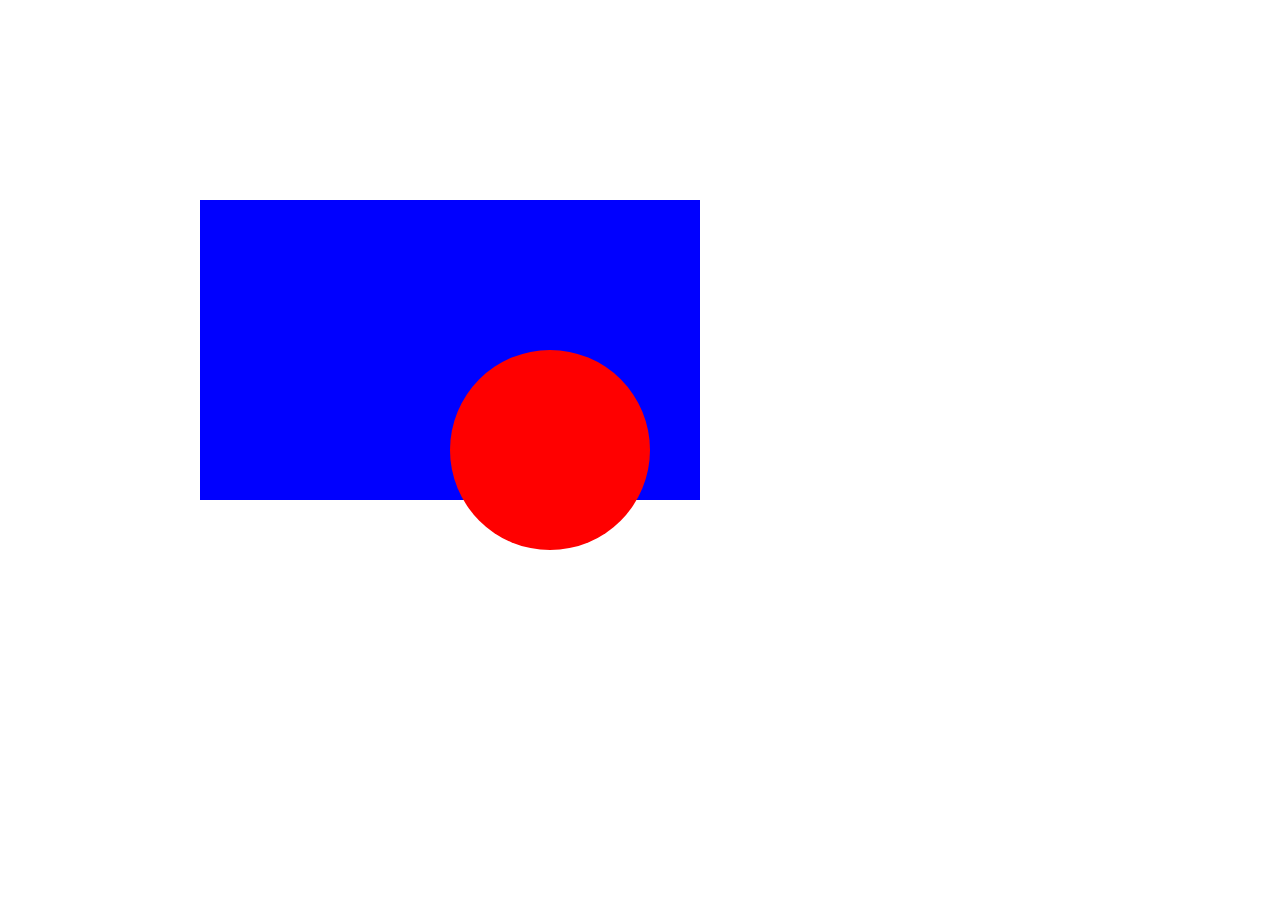
<file: Goal_8.html>
<!DOCTYPE html>
<html lang="en">
<head>
  <meta charset="UTF-8">
  <title>Goal 8</title>
  <link rel="stylesheet" href="cssgoal8.css">
</head>
<body>
  <div class="box">
    <div class="circle"></div>
  </div>
</body>
</html>
</file>
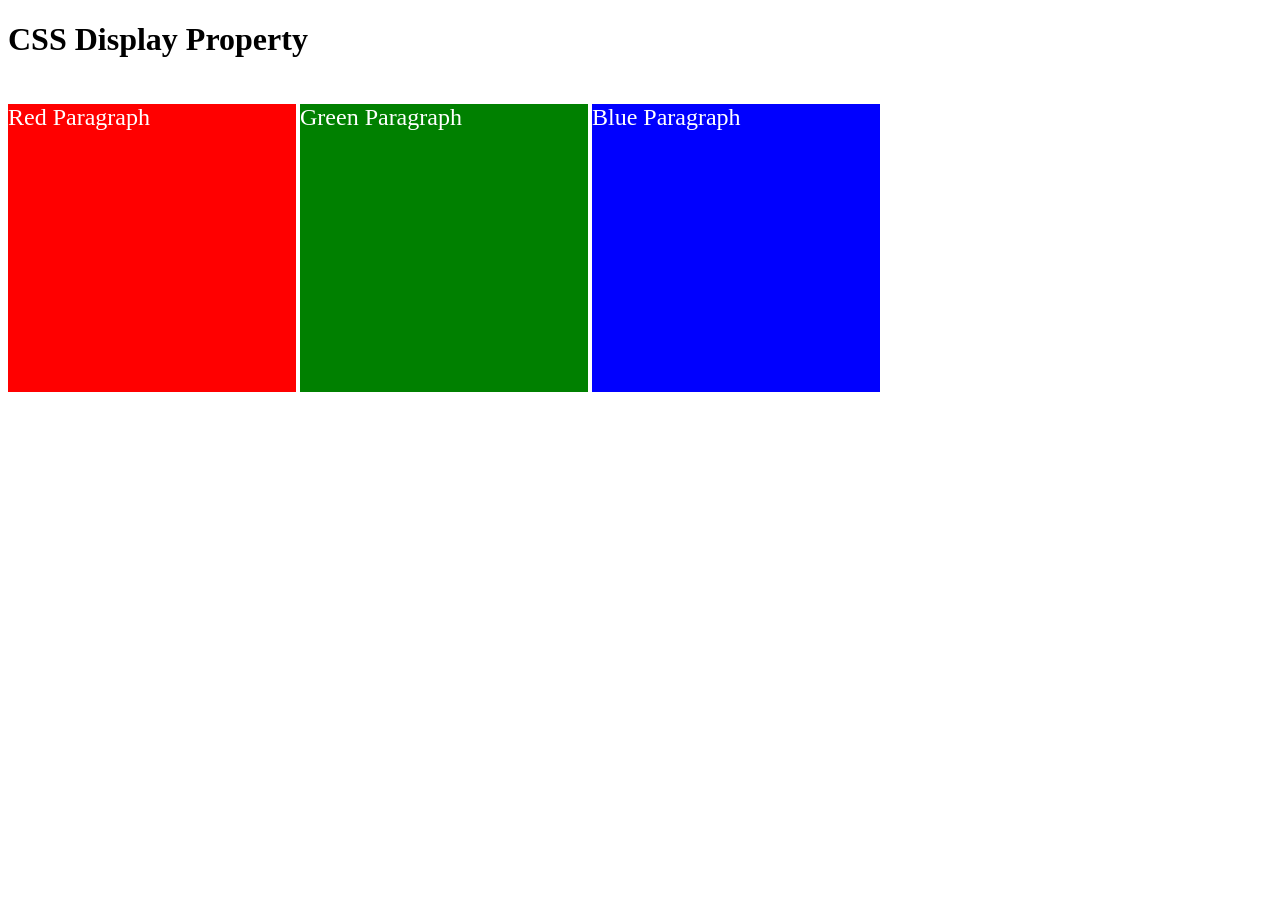
<file: Goal_9.html>
<!DOCTYPE html>
<html lang="en">
<head>
  <meta charset="UTF-8">
  <title>Goal_9</title>
  <link rel="stylesheet" href="cssgoal9.css">
</head>
<body>
  <h1>CSS Display Property</h1>

  <p class="red">Red Paragraph</p>
  <p class="green">Green Paragraph</p>
  <p class="blue">Blue Paragraph</p>
</body>
</html>
</file>
<file: Css_goal7.css>
/* style.css */

h1,
h2 {
  color: blueviolet;
}

/* "Do these things today!" */
.box p.done{
  color: firebrick;
}

ul li:nth-child(1) {
  color: blue;
}

ul li:nth-child(2),
ul li:nth-child(3) {
  color: green;
}



body > ul p.done {
  color: black;
}

p:last-of-type {
  color: black;
}
</file>
<file: css_goal10.css>
p {
  display: block;
  width: 288px;
  height: 288px;
  font-size: 24px;
  color: white;
}

.red {
  background-color: red;
}

.green {
  background-color: green;
}

.blue {
  background-color: blue;
}
</file>
<file: csGoal_11.css>
body {
  margin: 5px;
}

.cat,
.dog {
  width: 40%;
  font-size: 24px;
}

.cat {
  float: left;
  background-color: aquamarine;
}

.dog {
  float: right;
  background-color: coral;
}

h3 {
  font-size: 18px;
}

img {
  float: left;
  height: 150px;
}

footer {
  clear: both;
  background-color: blueviolet;
  text-align: center;
  font-size: 12px;
}
</file>
<file: style_g5.css>
body {
    margin: 0;
}

.box1 {
    width: 310px;
    height: 310px;

    background-color: #6aa6a6;

    border: 10px solid black;

    padding-bottom: 20px;
    padding-top: 20px;
    padding-left: 20px;
    padding-right: 20px;

    margin: 10px;
}

.box2 {
    width: 280px;
    height: 280px;

    background-color: gold;

    border: 20px solid black;
    border-left: 10px solid black;
    border-right: 10px solid black;
   

    margin-left: 380px;   /* was 375px */
    margin-top: -10px;    /* was 0% */
    gap: 0px;
}

.box3 {
    width: 280px;
    height: 280px;

    background-color: #d45c5c;

    border: 10px solid black;

    margin-left: 80px;
    margin-top: 0px;
    gap: 0px;
}
</file>
<file: cssgoal8.css>
body {
  margin: 0;
}

.box {
  position: absolute;
  top: 200px;
  left: 200px;
  width: 500px;
  height: 300px;
  background-color: blue;
}

.circle {
  position: absolute;
  top: 150px;
  left: 250px;
  width: 200px;
  height: 200px;
  border-radius: 50%;
  background-color: red;
}
</file>
<file: cssgoal9.css>
p {
  display: inline-block;
  width: 288px;
  height: 288px;
  font-size: 24px;
  color: white;
}

.red {
  background-color: red;
}

.green {
  background-color: green;
}

.blue {
  background-color: blue;
}
</file>
